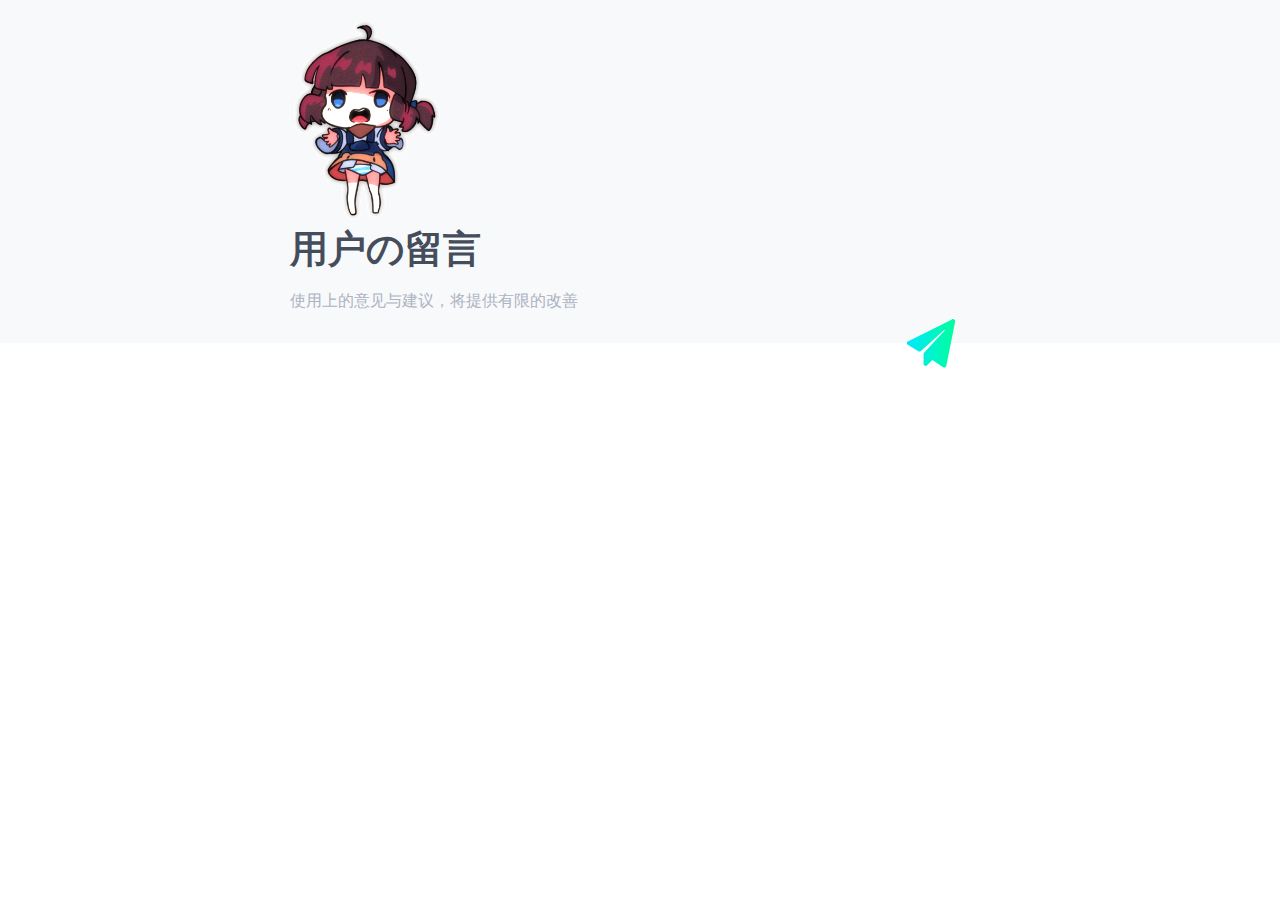
<file: comments.html>
<!DOCTYPE html>
<html lang="ch">
<head>
    <title>PIC留言板</title>
    <link rel="icon" href="/MessageBoard/img/icon.png" type="image/x-icon"/>
    <meta http-equiv="Content-Type" content="text/html; charset=utf-8"/>
    <meta name="description" content="提供Pixiv每日排行插画的浏览与下载,以及有限的高级会员搜索">
    <meta name="keywords" content="pixiv.net,pixiv中国,pixiv怎么上不去,Pixiv,Pixiv每日排行,pixiv高级会员搜索,p站,二次元插画,ACG,动漫图包,pixiv安卓,pixiv站,.pixiv,pixiv图,pixiv中文"/>
    <meta http-equiv="Cache-Control" content=”no-siteapp”/>
    <link rel="stylesheet" href="/MessageBoard/css/style.css">
    <link rel="stylesheet" href="/MessageBoard/css/animation.css">
    <link rel="stylesheet" href="/MessageBoard/css/comment.css">
    <link rel="stylesheet" href="/MessageBoard/css/form.css">
    <script type="text/javascript" src="/MessageBoard/js/baidutongji.js"></script>
</head>
<body>
<div class="container">
    <div class="info">
        <img src="/MessageBoard/img/girl.gif">
        <h2>用户の留言</h2>
        <p>使用上的意见与建议，将提供有限的改善</p>
        <img id="plane" onclick="replytoAdmin()" src="/MessageBoard/img/plane.svg">
    </div>
</div>
<ul class="comments">
</ul>
<div id="gototop">
    <img src="/MessageBoard/img/rocket.svg">
</div>
<div class="mask"></div>
<div id="form-container">
    <form method="POST" onsubmit="return false" action="#" id="myform">
        <label for="name-input">Name</label>
        <input id="name-input" name="user" maxlength="25" type="text" autocomplete="on" placeholder="昵称" required/>
        <label for="email-input">Email</label>
        <input id="email-input" name="email" maxlength="25" type="text" autocomplete="on"
               placeholder="邮箱(回复提醒)" required pattern="[^@]+@[^@]+\.[a-zA-Z]{2,6}" required/>
        <textarea id="content-input" name="content" rows="3" required></textarea>
        <div>
            <input type="checkbox" id="check" name="isRobot" value="on"/>
            <label for="check" class="checkbox" id="robotcheck">
                <span id="robotcheckbutton"></span>咱可不是robot酱(请勾选)
            </label>
        </div>
        <button id="submit-form" type="submit">评论</button>
    </form>

</div>
</body>
<script type="text/javascript" src="/MessageBoard/js/buildTree.js"></script>
<script type="text/javascript" src="/MessageBoard/js/cookie.js"></script>
<script type="text/javascript" src="/MessageBoard/js/submit.js"></script>
<script type="text/javascript" src="/MessageBoard/js/index.js"></script>
</html>
</file>
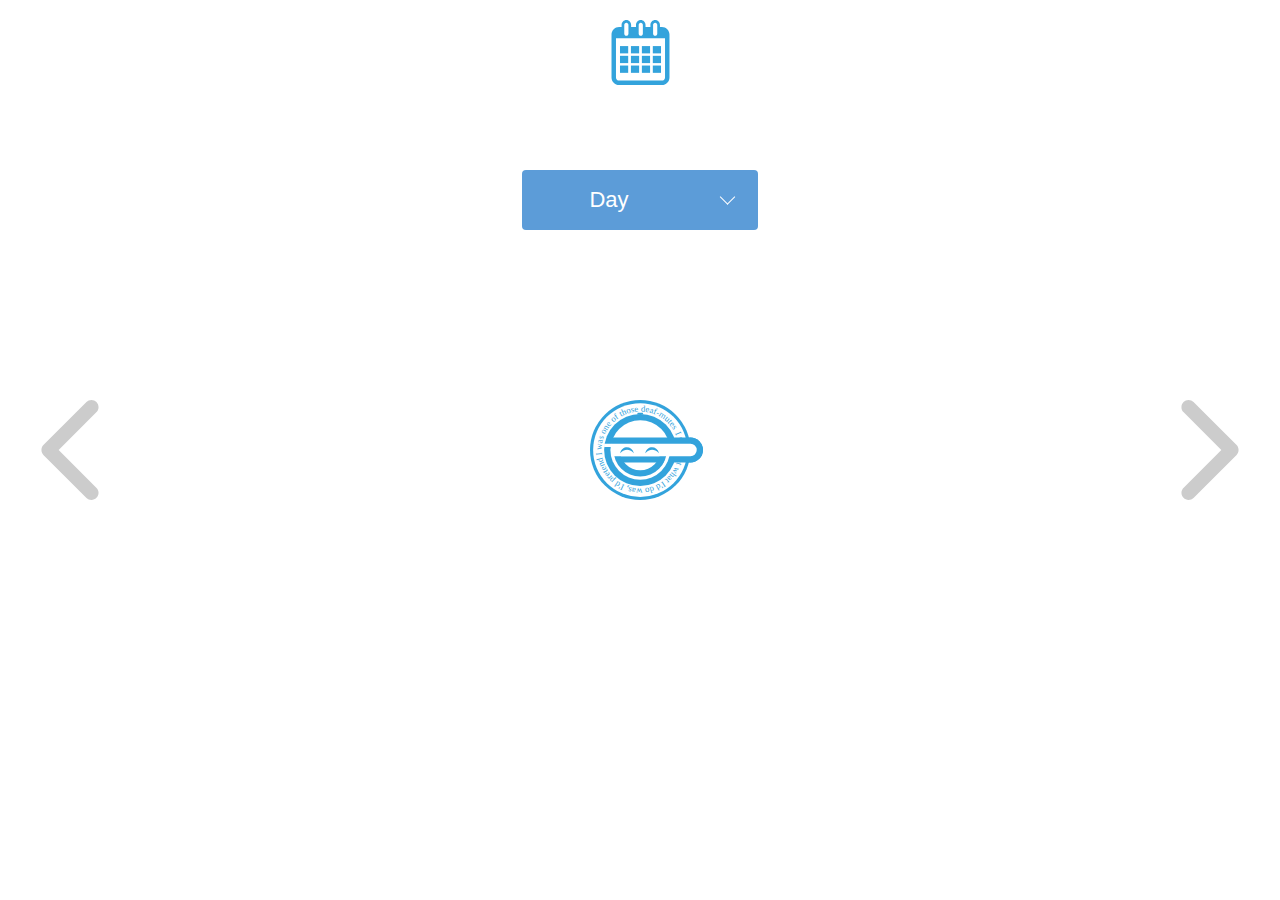
<file: dailyRank.html>
<!DOCTYPE html>
<html lang="ch">
<head>
	<meta charset="UTF-8">
	<title>每日插画排行</title>
	<link rel="icon" href="/Rank/img/icon.png" type="image/x-icon"/>
	<meta http-equiv="Content-Type" content="text/html; charset=utf-8"/>
	<meta name="description" content="Pixiv每日插画排行">
	<meta name="keywords" content="pixiv.net,pixiv中国,pixiv怎么上不去,Pixiv,Pixiv每日排行,pixiv高级会员搜索,p站,二次元插画,ACG,动漫图包,pixiv安卓,pixiv站,.pixiv,pixiv图,pixiv中文"/>
	<meta http-equiv="Cache-Control" content=”no-siteapp”/>
	<link rel="stylesheet" href="/Rank/css/style.css">
	<link rel="stylesheet" href="/Rank/css/lightbox.css">
	<link rel="stylesheet" href="/Rank/css/animation.css">
	<link rel="stylesheet" href="/Rank/css/calendar.css">
	<link rel="stylesheet" href="/Rank/css/checkbox.css">
    <script type="text/javascript" src="/Rank/js/baidutongji.js"></script>
</head>
<body >
<div id="calendar"><img id="calendaricon" src="/Rank/img/calendar.svg"></div>
<div class="center">
  <select name="sources" id="sources" class="custom-select sources" placeholder="Source Type">
    <option value="day">Day</option>
    <option value="week">Week</option>
    <option value="month">Month</option>
  </select>
</div>
<div id="waterfall"></div>
<div id="gototop">
	<img  src="Rank/img/rocket.svg">
</div>
<div class="loader" id="loader">
	<img class="loaderimg" src="/Rank/img/loading.svg">
</div>
<div id="info"></div>
<div class="mask"></div>
<div id='schedule-box' class="boxshaw">
</div>
<div>
	<h3 id='h3Ele'></h3>
</div>
<div class="arrow-left">
    <svg viewBox="0 0 1024 1024"><path d="M778.965749 128.759549l-383.064442 383.063419 388.097062 388.096039-0.070608 0.033769c12.709463 13.137205 20.529569 31.024597 20.529569 50.731428 0 40.376593-32.736589 73.112158-73.115228 73.112158-19.705807 0-37.591153-7.819083-50.730405-20.528546l-0.034792 0.035816L241.890654 564.622498l0.035816-0.035816c-13.779841-13.281491-22.3838-31.915897-22.3838-52.585659 0-0.071631 0-0.106424 0-0.178055 0-0.072655 0-0.10847 0-0.144286 0-20.669762 8.603959-39.341007 22.3838-52.622498l-0.035816-0.034792L680.573835 20.337187l0.180102 0.179079c13.139252-12.5662 30.950919-20.313651 50.587142-20.313651 40.378639 0 73.115228 32.736589 73.115228 73.114205C804.455283 95.485725 794.567076 115.334795 778.965749 128.759549z" p-id="1405"></path></svg>
</div>
<div class="arrow-right">
    <svg viewBox="0 0 1024 1024"><path d="M245.034251 895.239428l383.063419-383.063419L240.001631 124.07997l0.070608-0.033769c-12.709463-13.137205-20.530592-31.024597-20.530592-50.731428 0-40.376593 32.736589-73.111135 73.115228-73.111135 19.705807 0 37.591153 7.819083 50.730405 20.528546l0.034792-0.035816 438.686251 438.681134-0.035816 0.034792c13.779841 13.281491 22.3838 31.915897 22.3838 52.586682 0 0.071631 0 0.106424 0 0.178055 0 0.072655 0 0.10847 0 0.144286 0 20.669762-8.603959 39.341007-22.3838 52.623521l0.035816 0.033769L343.426165 1003.661789l-0.180102-0.179079c-13.140275 12.565177-30.950919 20.313651-50.588165 20.313651-40.378639 0-73.115228-32.736589-73.115228-73.114205C219.544717 928.512229 229.432924 908.664182 245.034251 895.239428z" p-id="1522"></path></svg>
</div>
</body>

<script type="text/javascript" src="/Rank/js/jquery-3.4.0.min.js"></script>
<script type="text/javascript" src="/Rank/js/lightbox.js"></script>
<script type="text/javascript" src="/Rank/js/waterfall.js"></script>
<script type="text/javascript" src="/Rank/js/schedule.js"></script>
<script type="text/javascript" src="/Rank/js/checkbox.js"></script>
<script type="text/javascript" src="/Rank/js/index.js"></script>
</html>
</file>
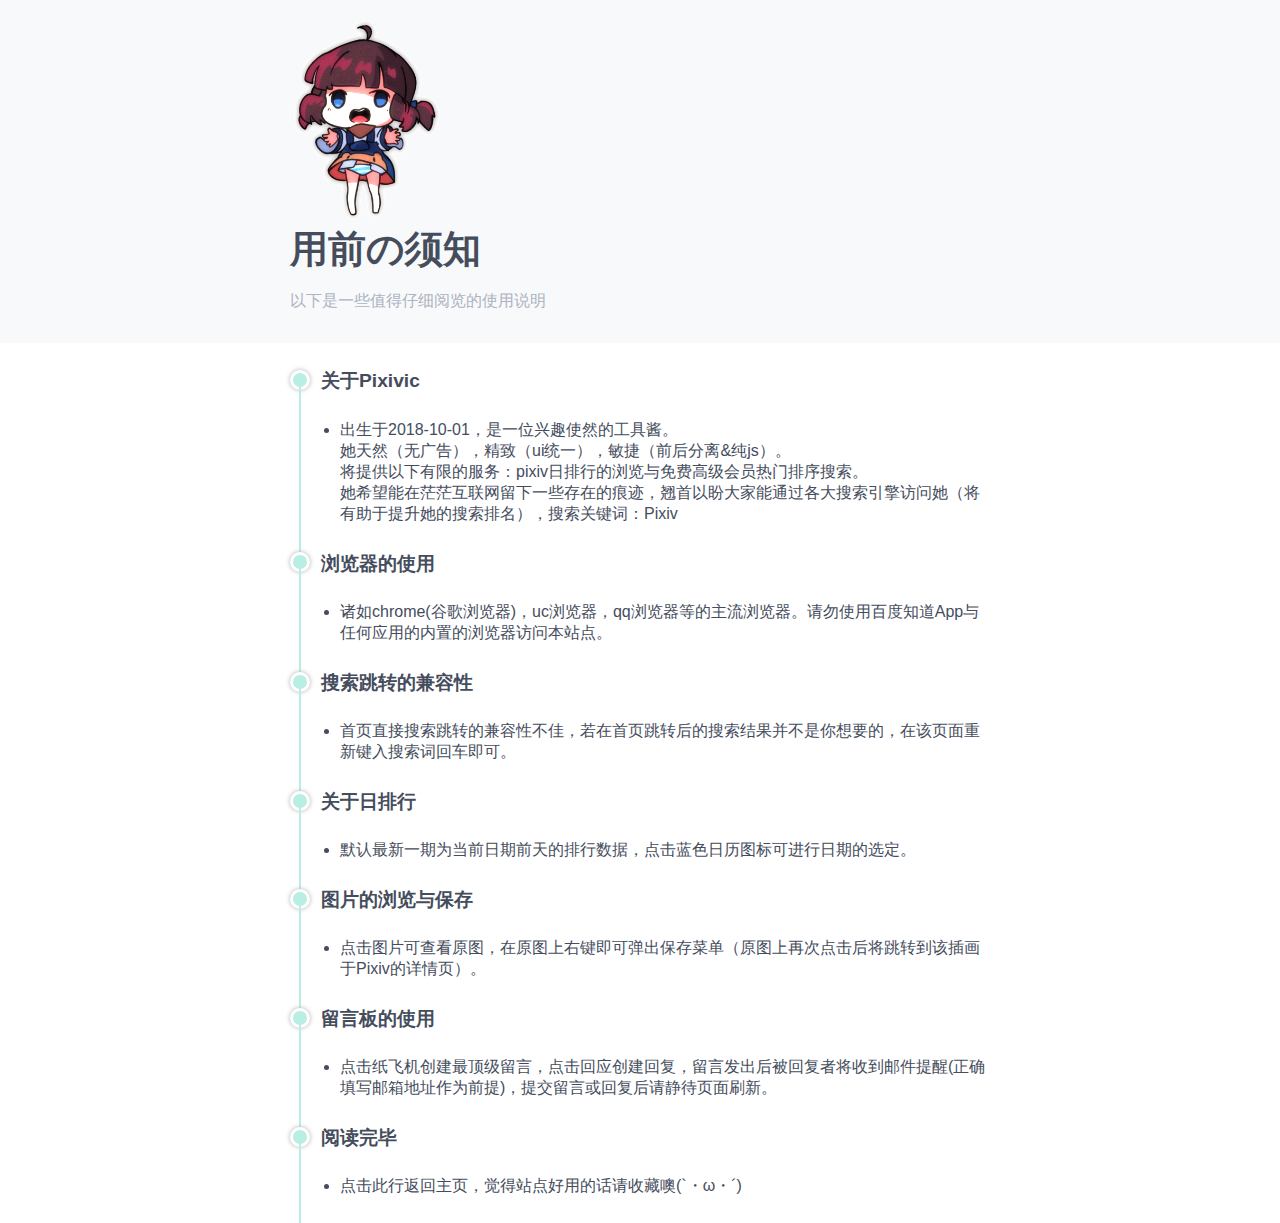
<file: intro.html>
<!DOCTYPE html>
<html lang="ch">
<head>
    <title>PIC用前须知</title>
    <link rel="icon" href="/Introduction/img/icon.png" type="image/x-icon"/>
    <meta http-equiv="Content-Type" content="text/html; charset=utf-8"/>
    <meta name="description" content="提供Pixiv每日排行插画的浏览与下载,以及有限的高级会员搜索">
    <meta name="keywords" content="pixiv.net,pixiv中国,pixiv怎么上不去,Pixiv,Pixiv每日排行,pixiv高级会员搜索,p站,二次元插画,ACG,动漫图包,pixiv安卓,pixiv站,.pixiv,pixiv图,pixiv中文"/>
    <meta http-equiv="Cache-Control" content=”no-siteapp”/>
    <link rel="stylesheet" href="/Introduction/css/style.css">
    <script type="text/javascript" src="/Introduction/js/baidutongji.js"></script>
</head>
<body>
    <div class="container">
        <div class="info">
            <img src="/Introduction/img/girl.gif"><h2>用前の须知</h2>
            <p>以下是一些值得仔细阅览的使用说明</p>
        </div>
        <div class="version">
        	<h4>关于Pixivic</h4>
            <ul>
                <li>出生于2018-10-01，是一位兴趣使然的工具酱。<br />
                她天然（无广告），精致（ui统一），敏捷（前后分离&纯js）。<br />
            	将提供以下有限的服务：pixiv日排行的浏览与免费高级会员热门排序搜索。<br />
            	她希望能在茫茫互联网留下一些存在的痕迹，翘首以盼大家能通过各大搜索引擎访问她（将有助于提升她的搜索排名），搜索关键词：Pixiv</li>
            </ul>
            <h4>浏览器的使用</h4>
            <ul>
                <li> 诸如chrome(谷歌浏览器)，uc浏览器，qq浏览器等的主流浏览器。请勿使用百度知道App与任何应用的内置的浏览器访问本站点。</li>
            </ul>
            <h4>搜索跳转的兼容性</h4>
            <ul>
                <li> 首页直接搜索跳转的兼容性不佳，若在首页跳转后的搜索结果并不是你想要的，在该页面重新键入搜索词回车即可。</li>
            </ul>
            <h4>关于日排行</h4>
            <ul>
                <li> 默认最新一期为当前日期前天的排行数据，点击蓝色日历图标可进行日期的选定。</li>
            </ul>
            <h4>图片的浏览与保存</h4>
            <ul>
                <li> 点击图片可查看原图，在原图上右键即可弹出保存菜单（原图上再次点击后将跳转到该插画于Pixiv的详情页）。</li>
            </ul>
			<h4>留言板的使用</h4>
            <ul>
                <li> 点击纸飞机创建最顶级留言，点击回应创建回复，留言发出后被回复者将收到邮件提醒(正确填写邮箱地址作为前提)，提交留言或回复后请静待页面刷新。</li>
            </ul>
            <h4>阅读完毕</h4>
            <ul>
                <li> <a href="https://pixivic.com">点击此行返回主页，觉得站点好用的话请收藏噢(`・ω・´) </a></li>
            </ul>

        </div>
    </div>
</body>
</html>
</file>
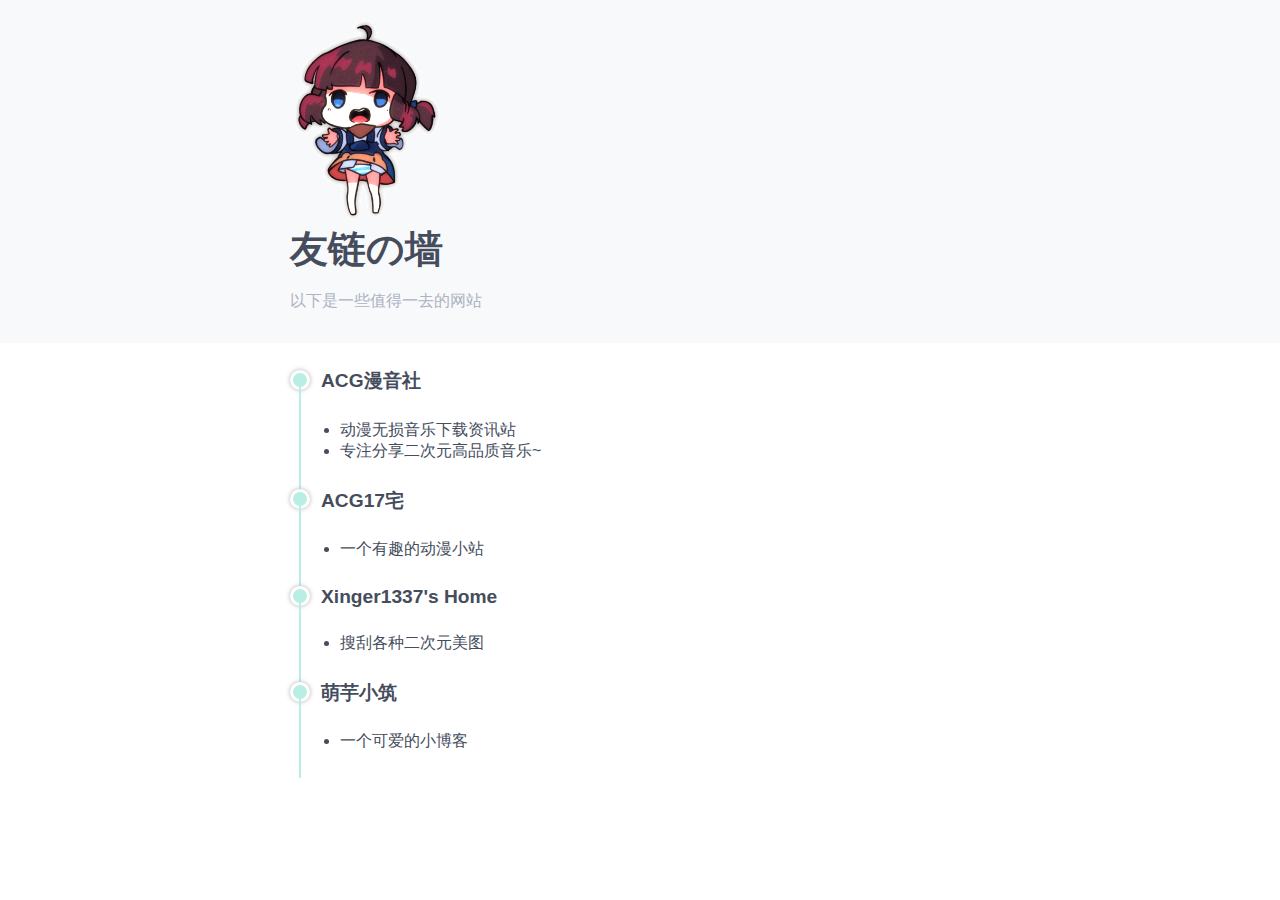
<file: links.html>
<!DOCTYPE html>
<html lang="ch">
<head>
    <title>友链传送</title>
    <link rel="icon" href="/friendlyLinks/img/icon.png" type="image/x-icon"/>
    <meta http-equiv="Content-Type" content="text/html; charset=utf-8"/>
    <meta name="description" content="提供Pixiv每日排行插画的浏览与下载,以及有限的高级会员搜索">
    <meta name="keywords" content="pixiv.net,pixiv中国,pixiv怎么上不去,Pixiv,Pixiv每日排行,pixiv高级会员搜索,p站,二次元插画,ACG,动漫图包,pixiv安卓,pixiv站,.pixiv,pixiv图,pixiv中文"/>
    <meta http-equiv="Cache-Control" content=”no-siteapp”/>
    <link rel="stylesheet" href="/friendlyLinks/css/style.css">
    <script type="text/javascript" src="/friendlyLinks/js/baidutongji.js"></script>
</head>
<body>
    <div class="container">
        <div class="info">
            <img src="/friendlyLinks/img/girl.gif"><h2>友链の墙</h2>
            <p>以下是一些值得一去的网站</p>
        </div>
        <div class="version">
            <h4><a href="http://www.acgjc.com">ACG漫音社</a></h4>
            <ul>
                <li> 动漫无损音乐下载资讯站</li>
                <li> 专注分享二次元高品质音乐~ </li>
            </ul>
            <h4><a href="http://acg17.com">ACG17宅</a></h4>
            <ul>
                <li> 一个有趣的动漫小站</li>
            </ul>
            <h4><a href="https://xinger.ink">Xinger1337's Home </a></h4>
            <ul>
                <li>搜刮各种二次元美图</li>
            </ul>
            <h4><a href="https://lsa.la">萌芋小筑</a></h4>
            <ul>
                <li>一个可爱的小博客</li>
            </ul>
        </div>
    </div>
</body>
</html>
</file>
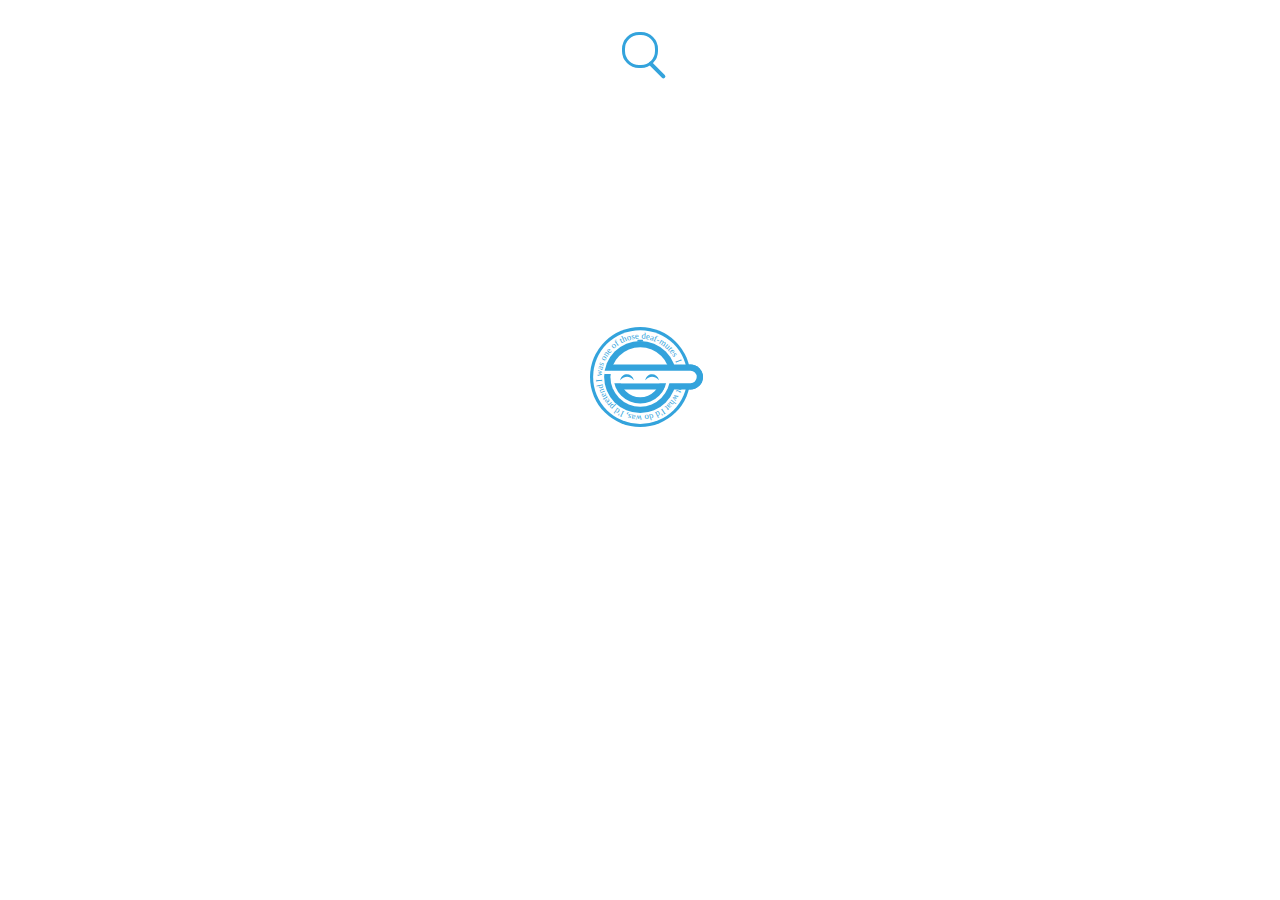
<file: popSearch.html>
<!DOCTYPE html>
<html lang="ch">
<head>
	<title>热门排序检索</title>
	<link rel="icon" href="/Search/img/icon.png" type="image/x-icon"/>
	<meta http-equiv="Content-Type" content="text/html; charset=utf-8"/>
	<meta name="description" content="有限的Pixiv高级会员搜索">
	<meta name="keywords" content="pixiv.net,pixiv中国,pixiv怎么上不去,Pixiv,Pixiv每日排行,pixiv高级会员搜索,p站,二次元插画,ACG,动漫图包,pixiv安卓,pixiv站,.pixiv,pixiv图,pixiv中文"/>
	<meta http-equiv="Cache-Control" content=”no-siteapp”/>
	<link rel="stylesheet" href="/Search/css/animation.css">
	<link rel="stylesheet" href="/Search/css/lightbox.css">
	<link rel="stylesheet" href="/Search/css/style.css">
    <script type="text/javascript" src="/Search/js/baidutongji.js"></script>
</head>
<body >
<div class="searchBox">
	<div class="searchForm">
		<input id="searchField" type="text" placeholder="Enter to search"/>
		<div class="close">
			<span class="front"></span>
			<span class="back"></span>
		</div>
	</div>
</div>
<div id="tags"></div>
<div id="waterfall"></div>
<div id="gototop">
	<img  src="/Search/img/rocket.svg">
</div>
<div class="loader" id="loader">
	<img class="loaderimg" src="/Search/img/loading.svg">
</div>
<div id="info"></div>
</body>
<script src="/Search/js/lightbox.js"></script>
<script type="text/javascript" src="/Search/js/warterfall.js"></script>
<script type="text/javascript" src="/Search/js/index.js"></script>
<script>
</script>
</html>
</file>
<file: MessageBoard/css/style.css>
body {
    margin: 0;
    font-family: Arial;
    width: 100%;
    overflow-x: hidden;
}

.container {
    width: 700px;
    margin: auto;
    font-family: "SF Pro SC", "SF Pro Display", "SF Pro Icons", "AOS Icons", "PingFang SC", "Helvetica Neue", "Helvetica", "Arial", sans-serif;
}

.container .info {
    width: 100vw;
    margin-left: calc(350px - 50vw);
    padding: 15px calc(50vw - 350px);
    background-color: #f8f9fa;
    box-sizing: border-box;
    color: #454d5d;
}

.container h2 {
    margin: 0;
    font-size: 2.4em;
    position: relative;
    color: #454d5d;
}

.container h4 {
    font-size: 1.2em;
    position: relative;
}

.container p {
    color: #acb3c2;
}

.info img {
    width: 150px;
    right: 200px;
}

#gototop {
    /* opacity: 0.6;*/
    position: fixed;
    left: 91%;
    top: 84%;
    width: 100px;
    cursor: pointer;
    display: none;

}

#gototop img {
    width: 100px;
}

.reply {
    background-color: #4cdcdc; /* Green */
    border: none;
    color: white;
    margin-left: 50px;
    padding: 3px 3px;
    text-align: center;
    text-decoration: none;
    display: inline-block;
    font-size: 16px;
    border-radius: 5px;
    cursor: pointer;
    -webkit-transition-duration: 0.4s; /* Safari */
    transition-duration: 0.4s;
}

.reply:hover {
    box-shadow: 0 12px 16px 0 rgba(0, 0, 0, 0.24), 0 17px 50px 0 rgba(0, 0, 0, 0.19);
}

.mask {
    position: fixed;
    left: 0px;
    top: 0px;
    right: 0px;
    bottom: 0px;
    display: none;
    background: rgba(51, 163, 220, 0.3);
}

#plane {
    width: 70px;
    position: absolute;
    margin-top: -20px;
    left: 70%;
    cursor:pointer;
    z-index: 1;
}
#plane img{
    width: 70px;
}
</file>
<file: MessageBoard/css/animation.css>
@-webkit-keyframes fadeOutDown {
    from {
        opacity: 1;
    }

    to {
        opacity: 0;
        -webkit-transform: translate3d(0, 100%, 0);
        transform: translate3d(0, 100%, 0);
    }
}

@keyframes fadeOutDown {
    from {
        opacity: 1;
    }

    to {
        opacity: 0;
        -webkit-transform: translate3d(0, 100%, 0);
        transform: translate3d(0, 100%, 0);
    }
}

.fadeOutDown {
    -webkit-animation-name: fadeOutDown;
    animation-name: fadeOutDown;
}

@-webkit-keyframes fadeInUp {
    from {
        opacity: 0;
        -webkit-transform: translate3d(0, 100%, 0);
        transform: translate3d(0, 100%, 0);
    }

    to {
        opacity: 1;
        -webkit-transform: translate3d(0, 0, 0);
        transform: translate3d(0, 0, 0);
    }
}

@keyframes fadeInUp {
    from {
        opacity: 0;
        -webkit-transform: translate3d(0, 100%, 0);
        transform: translate3d(0, 100%, 0);
    }

    to {
        opacity: 1;
        -webkit-transform: translate3d(0, 0, 0);
        transform: translate3d(0, 0, 0);
    }
}

.fadeInUp {
    -webkit-animation-name: fadeInUp;
    animation-name: fadeInUp;
}


.animated {
    -webkit-animation-duration: 1s;
    animation-duration: 1s;
    -webkit-animation-fill-mode: both;
    animation-fill-mode: both;
}

.animated.infinite {
    -webkit-animation-iteration-count: infinite;
    animation-iteration-count: infinite;
}

.animated.delay-1s {
    -webkit-animation-delay: 1s;
    animation-delay: 1s;
}

.animated.delay-2s {
    -webkit-animation-delay: 2s;
    animation-delay: 2s;
}

.animated.delay-3s {
    -webkit-animation-delay: 3s;
    animation-delay: 3s;
}

.animated.delay-4s {
    -webkit-animation-delay: 4s;
    animation-delay: 4s;
}

.animated.delay-5s {
    -webkit-animation-delay: 5s;
    animation-delay: 5s;
}

.animated.fast {
    -webkit-animation-duration: 800ms;
    animation-duration: 800ms;
}

.animated.faster {
    -webkit-animation-duration: 500ms;
    animation-duration: 500ms;
}

.animated.slow {
    -webkit-animation-duration: 2s;
    animation-duration: 2s;
}

.animated.slower {
    -webkit-animation-duration: 3s;
    animation-duration: 3s;
}
</file>
<file: MessageBoard/css/comment.css>
html {
    -webkit-text-size-adjust: 100%;
    -ms-text-size-adjust: 100%;
    text-rendering: optimizeLegibility;
    -webkit-font-smoothing: antialiased;
    -moz-osx-font-smoothing: grayscale;
}
body,  form, ol, ul {
    margin: 0;
}
li{}
ol, ul {
    padding: 0;
}
body{
    width: 100%;
}
html {
    font: 1em Arial, sans-serif;
}
ul {
    list-style-type: none;
}
.comments {
    width: 800px;
    padding: 2em 0;
    margin: 0 auto;
    position: relative;
    overflow: hidden;

}
.comment-head{
    color: #38bdff;
    font-size: 1.5em;
}
.comment {
    word-break: break-all;
    position: relative;
    padding: .5em 0 .5em 2em;
    display: inline-block;

}
.comment-time {
    word-break: break-all;
    position: relative;
   font-size: 1em;
    display: inline-block;
    color: #999999;
}
.comment-content {
    position: relative;
    font-size: 1.8em;
    padding: .2em 0 .4em;
    line-height: 1.2
}

.comment .comment-content {
    font-size: 1.2em;
    margin: 0;
    padding: .2em 0 .4em;
    line-height: 1.2
}
.comment-child {
    padding: 0 0 0 3em;
    margin-bottom: 1em;
    pointer-events: none;
    position: relative
}
.comment-child .comment-child {
    padding: 2em 0 0 2em;
    margin: -2em 0 1em -.2em;
    border-left: 2px solid transparent
}
.comment-child .comment {
    pointer-events: auto;
    padding: .5em 0 .5em 1em
}
.comment-child .comment .comment-head {
    font-size: 1.2em
}
</file>
<file: MessageBoard/css/form.css>
input[type=text] {
    font-size: 16px;
    width:14em;
    background-color:#fff;
    border: 0;
    margin: 0.5em 0;
    padding:0 0.5em;
    line-height:1.3em;
    height:3em;
    display:block;
    vertical-align:bottom;
    color:#111;
    box-shadow:4px 4px 0px rgba(0,0,0,.1);
}
textarea {
    font-family: Arial, serif;
    font-size: 16px;
    width:14em;
    margin: 0.5em 0;
    background-color:#fff;
    border: 0;
    padding:0.1em 0.5em;
    line-height:1.8em;
    height:20em;
    display:block;
    vertical-align:bottom;
    color:#111;
    box-shadow:4px 4px 0px rgba(0,0,0,.1);
}
/*button, */#submit-form {
    border:0;
    width:4em;
    margin: 0.5em 0;
    box-shadow:4px 4px 0px rgba(0,0,0,.1);
    padding:0.1em 0.5em;
    line-height:1.3em;
    height:3em;
    vertical-align:bottom;
    text-align:center;
    cursor: pointer;
    display:inline-block;
    font-weight:400;
    text-transform:uppercase;
    color:#fff;
    background-color: #6dee8d;
    text-decoration:none;
}
#submit-form:hover {
    background: #47ee79;
}
#submit-form:active {
    background: #47ee79;
    width:4.1em;
    height:3.1em;
}
label {
    display:none;
}
#form-container {
    top:10%;
    left: 0;
    right: 0;
    position: fixed;
    margin: auto;
    height:2em;
    padding:3em 0;
    padding-top: 1em;
    width:17em;
    display: none;
}
form {
    display:inline-block;
}

.exp {
    display: table;
    width: 100%;
    height: 100%;
}
.exp .checkbox {
    display: table-cell;
    width: 100%;
    height: 100%;
    vertical-align: middle;
    text-align: center;
}

.checkbox  {
    display: inline-block;
    color: #fff;
    cursor: pointer;
    position: relative;
    margin: 5px 5px 5px 5px;
}
.checkbox  span {
    display: inline-block;
    position: relative;
    background-color: transparent;
    width: 20px;
    height: 20px;
    transform-origin: center;
    border: 2px solid #fff;
    border-radius: 50%;
    vertical-align: -6px;
    margin-right: 10px;
    transition: background-color 150ms 200ms, transform 350ms cubic-bezier(0.78, -1.22, 0.17, 1.89);
}
.checkbox  span:before {
    content: "";
    width: 0px;
    height: 2px;
    border-radius: 2px;
    background: #fff;
    position: absolute;
    transform: rotate(45deg);
    top: 10px;
    left: 6px;
    transition: width 50ms ease 50ms;
    transform-origin: 0% 0%;
}
.checkbox  span:after {
    content: "";
    width: 0;
    height: 2px;
    border-radius: 2px;
    background: #fff;
    position: absolute;
    transform: rotate(311deg);
    top: 14px;
    left: 7px;
    transition: width 50ms ease;
    transform-origin: 0% 0%;
}
.checkbox :hover span:before {
    width: 5px;
    transition: width 100ms ease;
}
.checkbox :hover span:after {
    width: 10px;
    transition: width 150ms ease 100ms;
}

input[type="checkbox"] {
    display: none;
}
input[type="checkbox"]:checked + label span {
    background-color: #fff;
    transform: scale(1.25);
}
input[type="checkbox"]:checked + label span:after {
    width: 10px;
    background: #1790b5;
    transition: width 150ms ease 100ms;
}
input[type="checkbox"]:checked + label span:before {
    width: 5px;
    background: #1790b5;
    transition: width 150ms ease 100ms;
}
input[type="checkbox"]:checked + label:hover span {
    background-color: #fff;
    transform: scale(1.25);
}
input[type="checkbox"]:checked + label:hover span:after {
    width: 10px;
    background: #1790b5;
    transition: width 150ms ease 100ms;
}
input[type="checkbox"]:checked + label:hover span:before {
    width: 5px;
    background: #1790b5;
    transition: width 150ms ease 100ms;
}
</file>
<file: Rank/css/style.css>
* {
    padding: 0px;
    margin: 0px;
    list-style: none;
}

body {
    font-family: "Arial", arial, sans-serif;
    font-size: 14px;
    color: #FFFFFF;
    overflow-x: hidden;
    overflow-y: scroll;
}

#waterfall {
    width: 948px;
    min-height: 200px;
    background-color: #fff;
    margin: 0 auto;
    top: 0px;
    left: 0px;
    position: relative;
    overflow-y: visible;
    display: block;

}

#waterfall .box {
    border-radius: 4px;
    position: absolute;
    width: 228px;
    font-size: 12px;
    background-color: #fff;
    box-shadow: 0 1px 3px rgba(0, 0, 0, .3);
    transition: opacity .4s ease-in-out;
}

.bot {
    position: absolute;
    bottom: 10px;
    height: 30px;
    left: 50%;
    border: 1px solid #888;
    padding: 10px;
    background-color: #fff;
}

a {
    width: 100%;
    min-height: 50px;
    display: block;
    overflow: hidden;
    color: #aaa;
}

p {
    color: #666666;
    display: block;
    padding: 0 16px;
    margin: 10px 0;
    line-height: 1.35em;
    overflow: hidden;
    word-wrap: break-word;
}

#waterfall .box img {
    border-radius: 4px 4px 0px 0px;
    display: block;
    margin: 0 auto;
    width: 100%;
    transition: transform .3s ease
}

#waterfall .box img:hover {
    transform: scale(1.3)
}

.loader {
    position: relative;
    left: 50%;
    top: 50%;
    margin-left: -50px;
    margin-top: -100px;
    padding: 10px 0px 10px 0px;
}

.loaderimg {
    height: 100px;
}
#gototop {
   /* opacity: 0.6;*/

    position: fixed;
    left: 91%;
    top:84%;
    width: 100px;
    cursor: pointer;
    display:none;

}
#gototop img{
    width: 100px;
}
#info{
    text-align: center;
    font-size:20px;
    height: 50px;
    width: 500px;
    position: relative;
    margin: 20px auto;
    left: 0%;
    top: 0%;
    color: #33a3dc;
}

#calendar{
	cursor:pointer;
    height: 100px;
    position: relative;
    left: 50%;
    top: 0;
    text-align: center;
    margin: 70px 0px 0px 0px ;
    transform: translate(-50%, -50%);
}
#calendar img{
    width: 65px;
    margin: 0px;
}


.mask {
    position: fixed;
    left: 0px;
    top: 0px;
    right: 0px;
    bottom: 0px;
    display: none;
    background: rgba(0, 0, 0, 0.3);
    z-index: 200;
}

.arrow-left, .arrow-right {
    position: fixed;
    top: 0px;
    bottom: 0px;
    margin: auto;
    width: 100px;
    height: 100px;
    cursor: pointer;
    transition: opacity .3s;
}

.arrow-left {
    left: 20px;
}

.arrow-right {
    right: 20px;
}

.arrow-left, .arrow-right > svg {
    fill: black;
    width: 100px;
    height: 100px;
    opacity: 0.2;
}

.arrow-left:hover, .arrow-right:hover > svg {
    opacity: 0.8;
}
</file>
<file: Rank/css/animation.css>
@-webkit-keyframes fadeOutDown {
    from {
        opacity: 1;
    }

    to {
        opacity: 0;
        -webkit-transform: translate3d(0, 100%, 0);
        transform: translate3d(0, 100%, 0);
    }
}

@keyframes fadeOutDown {
    from {
        opacity: 1;
    }

    to {
        opacity: 0;
        -webkit-transform: translate3d(0, 100%, 0);
        transform: translate3d(0, 100%, 0);
    }
}

.fadeOutDown {
    -webkit-animation-name: fadeOutDown;
    animation-name: fadeOutDown;
}

@-webkit-keyframes fadeInUp {
    from {
        opacity: 0;
        -webkit-transform: translate3d(0, 100%, 0);
        transform: translate3d(0, 100%, 0);
    }

    to {
        opacity: 1;
        -webkit-transform: translate3d(0, 0, 0);
        transform: translate3d(0, 0, 0);
    }
}

@keyframes fadeInUp {
    from {
        opacity: 0;
        -webkit-transform: translate3d(0, 100%, 0);
        transform: translate3d(0, 100%, 0);
    }

    to {
        opacity: 1;
        -webkit-transform: translate3d(0, 0, 0);
        transform: translate3d(0, 0, 0);
    }
}

.fadeInUp {
    -webkit-animation-name: fadeInUp;
    animation-name: fadeInUp;
}


.animated {
    -webkit-animation-duration: 1s;
    animation-duration: 1s;
    -webkit-animation-fill-mode: both;
    animation-fill-mode: both;
}

.animated.infinite {
    -webkit-animation-iteration-count: infinite;
    animation-iteration-count: infinite;
}

.animated.delay-1s {
    -webkit-animation-delay: 1s;
    animation-delay: 1s;
}

.animated.delay-2s {
    -webkit-animation-delay: 2s;
    animation-delay: 2s;
}

.animated.delay-3s {
    -webkit-animation-delay: 3s;
    animation-delay: 3s;
}

.animated.delay-4s {
    -webkit-animation-delay: 4s;
    animation-delay: 4s;
}

.animated.delay-5s {
    -webkit-animation-delay: 5s;
    animation-delay: 5s;
}

.animated.fast {
    -webkit-animation-duration: 800ms;
    animation-duration: 800ms;
}

.animated.faster {
    -webkit-animation-duration: 500ms;
    animation-duration: 500ms;
}

.animated.slow {
    -webkit-animation-duration: 2s;
    animation-duration: 2s;
}

.animated.slower {
    -webkit-animation-duration: 3s;
    animation-duration: 3s;
}
</file>
<file: Rank/css/calendar.css>
*{
    margin: 0;
    padding: 0;
}
ul{
    list-style: none;
}
#schedule-box{
    left: 0;
    right: 0;
    margin:-300px auto;
    width: 320px;
    padding: 35px 20px;
    font-size: 20px;
    position: fixed;
    display: none;
    border-radius: 7px;
    z-index: 200;
}
.schedule-hd{
    display: flex;
    justify-content: space-between;
    padding: 0 0px;
}
.today{
    flex: 1;
    text-align: center;
    line-height: 45px;
}
.ul-box{
    overflow: hidden;
}
.ul-box > li{
    float: left;
    width: 14.28%;
    text-align: center;
    padding: 5px 0;
}
.other-month{
    color: #999999;
}
.current-month{
    color: #fff;
}
.today-style{
    border-radius: 50%;
    background: #58d321;
}
.arrow{
    cursor: pointer;
}
.dayStyle{
    display: inline-block;
    width: 35px;
    height: 35px;
    border-radius: 50%;
    text-align: center;
    line-height: 35px;
    cursor: pointer;
}
.current-month > .dayStyle:hover{
    background: #00BDFF;
    color: #ffffff;
}
.today-flag{
    background: #00C2B1;
    color: #fff;
}
.boxshaw{
    box-shadow: 2px 2px 15px 2px #e3e3e3;
}
.selected-style {
    background: #00BDFF;
    color: #ffffff;
}
#h3Ele{
    left: 0;
    right: 0;
    margin:140px auto;
    width: 520px;
    font-size: 40px;
    position: fixed;
    display: none;
    text-align: center;
    border-radius: 7px;
}
@font-face {
    font-family: "iconfont";
    src: url('//at.alicdn.com/t/font_234130_nem7eskcrkpdgqfr.eot?t=1505291076294'); /* IE9*/
    src: url('//at.alicdn.com/t/font_234130_nem7eskcrkpdgqfr.eot?t=1505291076294#iefix') format('embedded-opentype'), /* IE6-IE8 */ url('[data-uri]') format('woff'),
    url('//at.alicdn.com/t/font_234130_nem7eskcrkpdgqfr.ttf?t=1505291076294') format('truetype'), /* chrome, firefox, opera, Safari, Android, iOS 4.2+*/ url('//at.alicdn.com/t/font_234130_nem7eskcrkpdgqfr.svg?t=1505291076294#iconfont') format('svg'); /* iOS 4.1- */
}

.iconfont {
    font-family: "iconfont" !important;
    font-size: 35px;
    font-style: normal;
    -webkit-font-smoothing: antialiased;
    -moz-osx-font-smoothing: grayscale;
}

.icon-115rightarrowheads:before {
    content: "\e79b";
}

.icon-111arrowheadright:before {
    content: "\e6db";
}

.icon-116leftarrowheads:before {
    content: "\e807";
}

.icon-112leftarrowhead:before {
    content: "\e6f6";
}
</file>
<file: Rank/css/checkbox.css>
.center {
  text-align: center;
  margin-bottom: 60px;
}

/** Custom Select **/
.custom-select-wrapper {
  position: relative;
  display: inline-block;
  user-select: none;
}
.custom-select-wrapper select {
  display: none;
}
.custom-select {
  position: relative;
  display: inline-block;
  z-index: 80;

}
.custom-select-trigger {
  position: relative;
  display: block;
  width: 130px;
  padding: 0 84px 0 22px;
  font-size: 22px;
  font-weight: 300;
  color: #fff;
  line-height: 60px;
  background: #5c9cd8;
  border-radius: 4px;
  cursor: pointer;
}
.custom-select-trigger:after {
  position: absolute;
  display: block;
  content: '';
  width: 10px; height: 10px;
  top: 50%; right: 25px;
  margin-top: -3px;
  border-bottom: 1px solid #fff;
  border-right: 1px solid #fff;
  transform: rotate(45deg) translateY(-50%);
  transition: all .4s ease-in-out;
  transform-origin: 50% 0;
}
.custom-select.opened .custom-select-trigger:after {
  margin-top: 3px;
  transform: rotate(-135deg) translateY(-50%);
}
.custom-options {
  position: absolute;
  display: block;
  top: 100%; left: 0; right: 0;
  min-width: 100%;
  margin: 15px 0;
  border: 1px solid #b5b5b5;
  border-radius: 4px;
  box-sizing: border-box;
  box-shadow: 0 2px 1px rgba(0,0,0,.07);
  background: #fff;
  transition: all .4s ease-in-out;

  opacity: 0;
  visibility: hidden;
  pointer-events: none;
  transform: translateY(-15px);
}
.custom-select.opened .custom-options {
  opacity: 1;
  visibility: visible;
  pointer-events: all;
  transform: translateY(0);
}
.custom-options:before {
  position: absolute;
  display: block;
  content: '';
  bottom: 100%; right: 25px;
  width: 7px; height: 7px;
  margin-bottom: -4px;
  border-top: 1px solid #b5b5b5;
  border-left: 1px solid #b5b5b5;
  background: #fff;
  transform: rotate(45deg);
  transition: all .4s ease-in-out;
}

.custom-option {
  position: relative;
  display: block;
  padding: 0 22px;
  border-bottom: 1px solid #b5b5b5;
  font-size: 18px;
  font-weight: 600;
  color: #b5b5b5;
  line-height: 47px;
  cursor: pointer;
  transition: all .4s ease-in-out;
}
.custom-option:first-of-type {
  border-radius: 4px 4px 0 0;
}
.custom-option:last-of-type {
  border-bottom: 0;
  border-radius: 0 0 4px 4px;
}
.custom-option:hover,
.custom-option.selection {
  color: white;
  background: #90CAF9;
}
</file>
<file: Introduction/css/style.css>
body {
    margin: 0;
    font-family: Arial;
    width: 100%;
    overflow-x: hidden;
}

.container {
    width: 700px;
    margin: auto;
    font-family: "SF Pro SC", "SF Pro Display", "SF Pro Icons", "AOS Icons", "PingFang SC", "Helvetica Neue", "Helvetica", "Arial", sans-serif;
}

.container .info {
    width:100vw;
    margin-left: calc(350px - 50vw);
    padding: 15px calc(50vw - 350px);
    background-color: #f8f9fa;
    box-sizing: border-box;
    color: #454d5d;
}

.container .version {
    overflow: hidden;
    padding: 10px;
    margin: -10px;
}

.container .version h4,
.container .version ul,
.container .version li {
    color: #454d5d;
}

.container .version ul {
    margin-left: 10px;
}

.container h2 {
    margin: 0;
    font-size: 2.4em;
    position: relative;
    color: #454d5d;
}

.container h4 {
    font-size: 1.2em;
    position: relative;
}

.container h4::before {
    content: "";
    width: 14px;
    height: 14px;
    background: #b9eee5;
    display: inline-block;
    vertical-align: middle;
    margin-top: -4px;
    margin-right: 11px;
    border-radius: 100%;
    border: 3px solid #fff;
    box-shadow: 0 0 5px #b0b0b0;

}

.container h4::after {
    content: "";
    height: 100vh;
    width: 2px;
    background: #b9eee5;
    position: absolute;
    left: 9px;
    top: 6px;
}

.container p {
    color: #acb3c2;
}

.container a,
.container a:hover,
.container a:active {
    text-decoration: none;
    color: #454d5d;
}

.container .info a::after {
    content: ">";
    margin-left: 5px;
    display: inline-block;
    font-family: cursive;
    font-weight: 800;
}

.info img {
    width: 150px;
    right: 200px;
}
</file>
<file: Search/css/animation.css>
@-webkit-keyframes fadeOutDown {
    from {
        opacity: 1;
    }

    to {
        opacity: 0;
        -webkit-transform: translate3d(0, 100%, 0);
        transform: translate3d(0, 100%, 0);
    }
}

@keyframes fadeOutDown {
    from {
        opacity: 1;
    }

    to {
        opacity: 0;
        -webkit-transform: translate3d(0, 100%, 0);
        transform: translate3d(0, 100%, 0);
    }
}

.fadeOutDown {
    -webkit-animation-name: fadeOutDown;
    animation-name: fadeOutDown;
}

@-webkit-keyframes fadeInUp {
    from {
        opacity: 0;
        -webkit-transform: translate3d(0, 100%, 0);
        transform: translate3d(0, 100%, 0);
    }

    to {
        opacity: 1;
        -webkit-transform: translate3d(0, 0, 0);
        transform: translate3d(0, 0, 0);
    }
}

@keyframes fadeInUp {
    from {
        opacity: 0;
        -webkit-transform: translate3d(0, 100%, 0);
        transform: translate3d(0, 100%, 0);
    }

    to {
        opacity: 1;
        -webkit-transform: translate3d(0, 0, 0);
        transform: translate3d(0, 0, 0);
    }
}

.fadeInUp {
    -webkit-animation-name: fadeInUp;
    animation-name: fadeInUp;
}

.animated {
    -webkit-animation-duration: 1s;
    animation-duration: 1s;
    -webkit-animation-fill-mode: both;
    animation-fill-mode: both;
}

.animated.infinite {
    -webkit-animation-iteration-count: infinite;
    animation-iteration-count: infinite;
}

.animated.delay-1s {
    -webkit-animation-delay: 1s;
    animation-delay: 1s;
}

.animated.delay-2s {
    -webkit-animation-delay: 2s;
    animation-delay: 2s;
}

.animated.delay-3s {
    -webkit-animation-delay: 3s;
    animation-delay: 3s;
}

.animated.delay-4s {
    -webkit-animation-delay: 4s;
    animation-delay: 4s;
}

.animated.delay-5s {
    -webkit-animation-delay: 5s;
    animation-delay: 5s;
}

.animated.fast {
    -webkit-animation-duration: 800ms;
    animation-duration: 800ms;
}

.animated.faster {
    -webkit-animation-duration: 500ms;
    animation-duration: 500ms;
}

.animated.slow {
    -webkit-animation-duration: 2s;
    animation-duration: 2s;
}

.animated.slower {
    -webkit-animation-duration: 3s;
    animation-duration: 3s;
}
</file>
<file: Search/css/style.css>
* {
    padding: 0px;
    margin: 0px;
    list-style: none;
}

body {
    font-family: "Arial", arial, sans-serif;
    font-size: 14px;
    color: #FFFFFF;
    overflow-x: hidden;
    overflow-y: scroll;
}

#waterfall {
    width: 948px;
    min-height: 200px;
    background-color: #fff;
    margin: 0 auto;
    top: 0px;
    left: 0px;
    position: relative;
    overflow-y: visible;
    display: block;

}

#waterfall .box {
    border-radius: 4px;
    position: absolute;
    width: 228px;
    font-size: 12px;
    background-color: #fff;
    box-shadow: 0 1px 3px rgba(0, 0, 0, .3);
    transition: opacity .4s ease-in-out;
}

.bot {
    position: absolute;
    bottom: 10px;
    height: 30px;
    left: 50%;
    border: 1px solid #888;
    padding: 10px;
    background-color: #fff;
}

a {
    width: 100%;
    min-height: 50px;
    display: block;
    overflow: hidden;
    color: #aaa;
}

p {
    color: #666666;
    display: block;
    padding: 0 16px;
    margin: 10px 0;
    line-height: 1.35em;
    overflow: hidden;
    word-wrap: break-word;
}

#waterfall .box img {
    border-radius: 4px 4px 0px 0px;
    display: block;
    margin: 0 auto;
    width: 100%;
    transition: transform .3s ease
}

#waterfall .box img:hover {
    transform: scale(1.3)
}

.loader {
    position: relative;
    left: 50%;
    top: 50%;
    margin-left: -50px;
    margin-top: -100px;
    padding: 10px 0px 10px 0px;
}

.loaderimg {
    height: 100px;
}

.searchBox {
    position: relative;
    left: 50%;
    top: 50%;
    text-align: center;
    margin: 50px auto;
    transform: translate(-50%, -50%);
}

.searchBox .searchForm {
    position: relative;
    display: inline-block;
    height: 30px;
    border: 3px solid #33a3dc;
    border-radius: 17px;
}

.searchForm input#searchField {
    cursor: pointer;
    position: relative;
    padding: 0px 15px;
    width: 0px;
    height: 30px;
    background: transparent;
    color: #33a3dc;
    font-family: sans-serif, helvetica;
    font-size: 15px;
    border: none;
    outline: none;
    line-height: 0px;
    vertical-align: top;
    z-index: 2;
    -moz-transition: width .4s cubic-bezier(0.17, 0.78, 0.32, 1.32);
    -webkit-transition: width .4s cubic-bezier(0.17, 0.78, 0.32, 1.32);
    transition: width .4s cubic-bezier(0.17, 0.78, 0.32, 1.32);
}

.searchForm input#searchField:focus {
    margin-right: 20px;
    width: 200px;
    outline: none;
}

.searchForm .close {
    position: absolute;
    width: 30px;
    height: 30px;
    top: 1px;
    right: 0px;
    z-index: 1;
    cursor: pointer;
    -moz-transition: .2s ease-in-out;
    -webkit-transition: .2s ease-in-out;
    transition: .2s ease-in-out;
}

.searchForm .close span {
    position: absolute;
    display: block;
    width: 22px;
    height: 4px;
    top: 32px;
    right: -13px;
    background: #33a3dc;
    border-radius: 5px;
    -moz-transition: .2s .5s ease-in-out;
    -webkit-transition: .2s .5s ease-in-out;
    transition: .2s .5s ease-in-out;
    -moz-transform: rotate(45deg);
    -webkit-transform: rotate(45deg);
    transform: rotate(45deg);
}

.searchForm .close span.back {
    top: 12px;
    right: 5px;
    opacity: 0;
}

.searchForm input#searchField:focus + .close span {
    top: 12px;
    right: 5px;
}

.searchForm input#searchField:focus + .close span.back {
    opacity: 1;
    -moz-transform: rotate(-45deg);
    -webkit-transform: rotate(45deg);
    transform: rotate(-45deg);
    -moz-transition: .4s .8s cubic-bezier(0.18, 0.89, 0.32, 1.28);
    -webkit-transition: .4s .8s cubic-bezier(0.18, 0.89, 0.32, 1.28);
    transition: .4s .8s cubic-bezier(0.18, 0.89, 0.32, 1.28);
}

.title {
    font-size: 20px;
    color: #33a3dc;
}

.title:hover{
    font-size: 22px;
    color: #4cdcdc;
}

#tags {
    width: 80%;
    height: 80px;
    transform: translate(-50%, -50%);
    position: relative;
    left: 50%;
    top: 50%;
    text-align: center;
    margin: 0px 0px 1px 0px;

}

.tag {
    text-align: center;
    display: inline-block;
    margin: 5px 5px 5px 5px;
    vertical-align: top;
    cursor: pointer;
}

.des {
    font-size: 10px;
    color: #33a3dc;
}

#gototop {
    /* opacity: 0.6;*/

    position: fixed;
    left: 91%;
    top: 84%;
    width: 100px;
    cursor: pointer;
    display: none;

}

#gototop img {
    width: 100px;
}

#info {
    text-align: center;
    font-size: 20px;
    height: 50px;
    width: 500px;
    position: relative;
    margin: 20px auto;
    left: 0%;
    top: 0%;
    color: #33a3dc;
}
</file>
<file: friendlyLinks/css/style.css>
body {
    margin: 0;
    font-family: Arial;
}

.container {
    width: 700px;
    margin: auto;
    font-family: "SF Pro SC", "SF Pro Display", "SF Pro Icons", "AOS Icons", "PingFang SC", "Helvetica Neue", "Helvetica", "Arial", sans-serif;
}

.container .info {
    width: 100vw;
    margin-left: calc(350px - 50vw);
    padding: 15px calc(50vw - 350px);
    background-color: #f8f9fa;
    box-sizing: border-box;
    color: #454d5d;
}

.container .version {
    overflow: hidden;
    padding: 10px;
    margin: -10px;
}

.container .version h4,
.container .version ul,
.container .version li {
    color: #454d5d;
}

.container .version ul {
    margin-left: 10px;
}

.container h2 {
    margin: 0;
    font-size: 2.4em;
    position: relative;
    color: #454d5d;
}

.container h4 {
    font-size: 1.2em;
    position: relative;
}

.container h4::before {
    content: "";
    width: 14px;
    height: 14px;
    background: #b9eee5;
    display: inline-block;
    vertical-align: middle;
    margin-top: -4px;
    margin-right: 11px;
    border-radius: 100%;
    border: 3px solid #fff;
    box-shadow: 0 0 5px #b0b0b0;

}

.container h4::after {
    content: "";
    height: 100vh;
    width: 2px;
    background: #b9eee5;
    position: absolute;
    left: 9px;
    top: 6px;
}

.container p {
    color: #acb3c2;
}

.container a,
.container a:hover,
.container a:active {
    text-decoration: none;
    color: #454d5d;
}

.container .info a::after {
    content: ">";
    margin-left: 5px;
    display: inline-block;
    font-family: cursive;
    font-weight: 800;
}

.info img {
    width: 150px;
    right: 200px;
}
</file>
